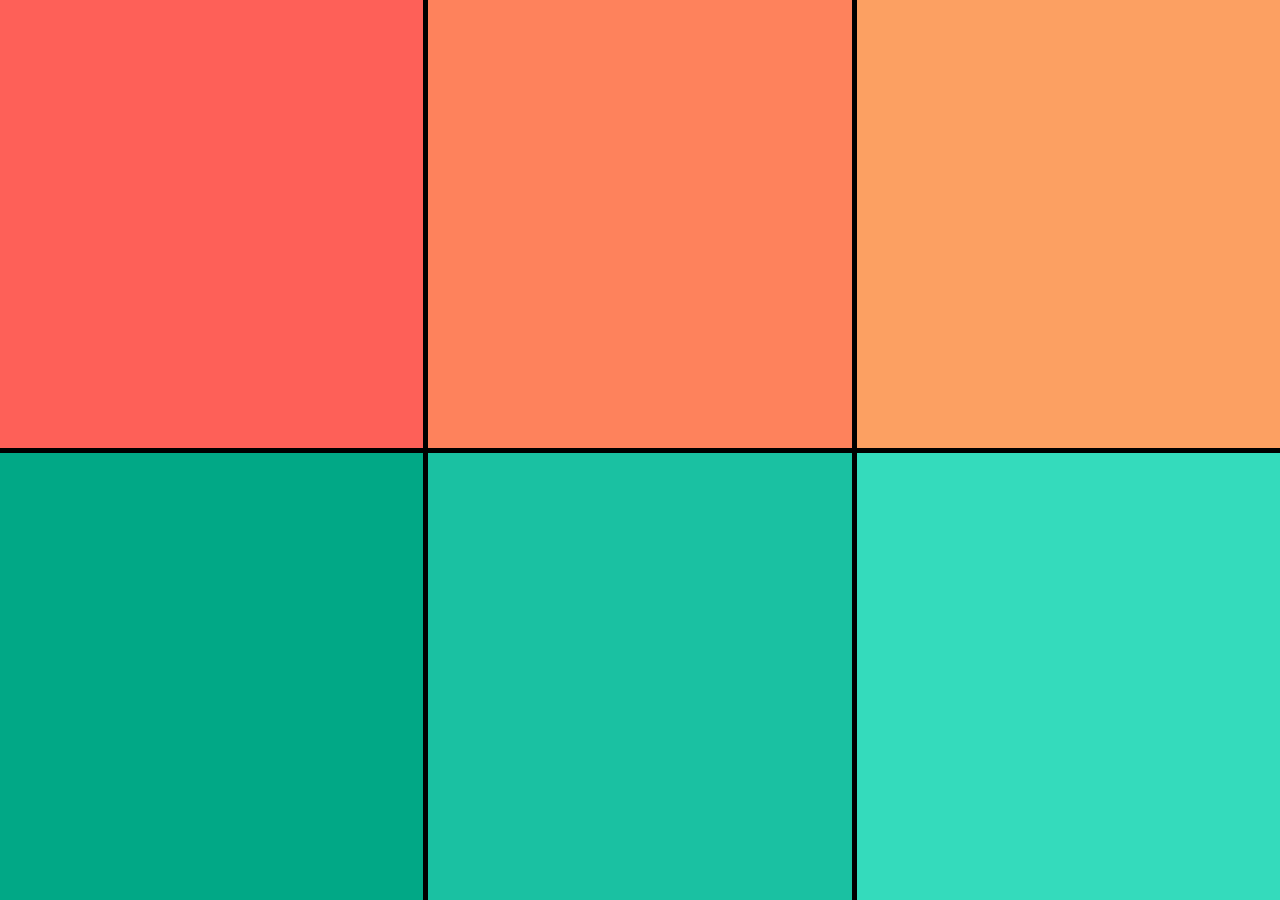
<file: Atv_Grid/Img1/index.html>
<!DOCTYPE html>
<html lang="pt-br">
  <head>
    <meta charset="UTF-8" />
    <meta name="viewport" content="width=device-width, initial-scale=1.0" />
    <link rel="stylesheet" href="style.css" />
    <title>Img 1</title>
  </head>
  <body>
    <section id="cards">
      <div class="card"></div>
      <div class="card"></div>
      <div class="card"></div>
      <div class="card"></div>
      <div class="card"></div>
      <div class="card"></div>
    </section>
  </body>
</html>
</file>
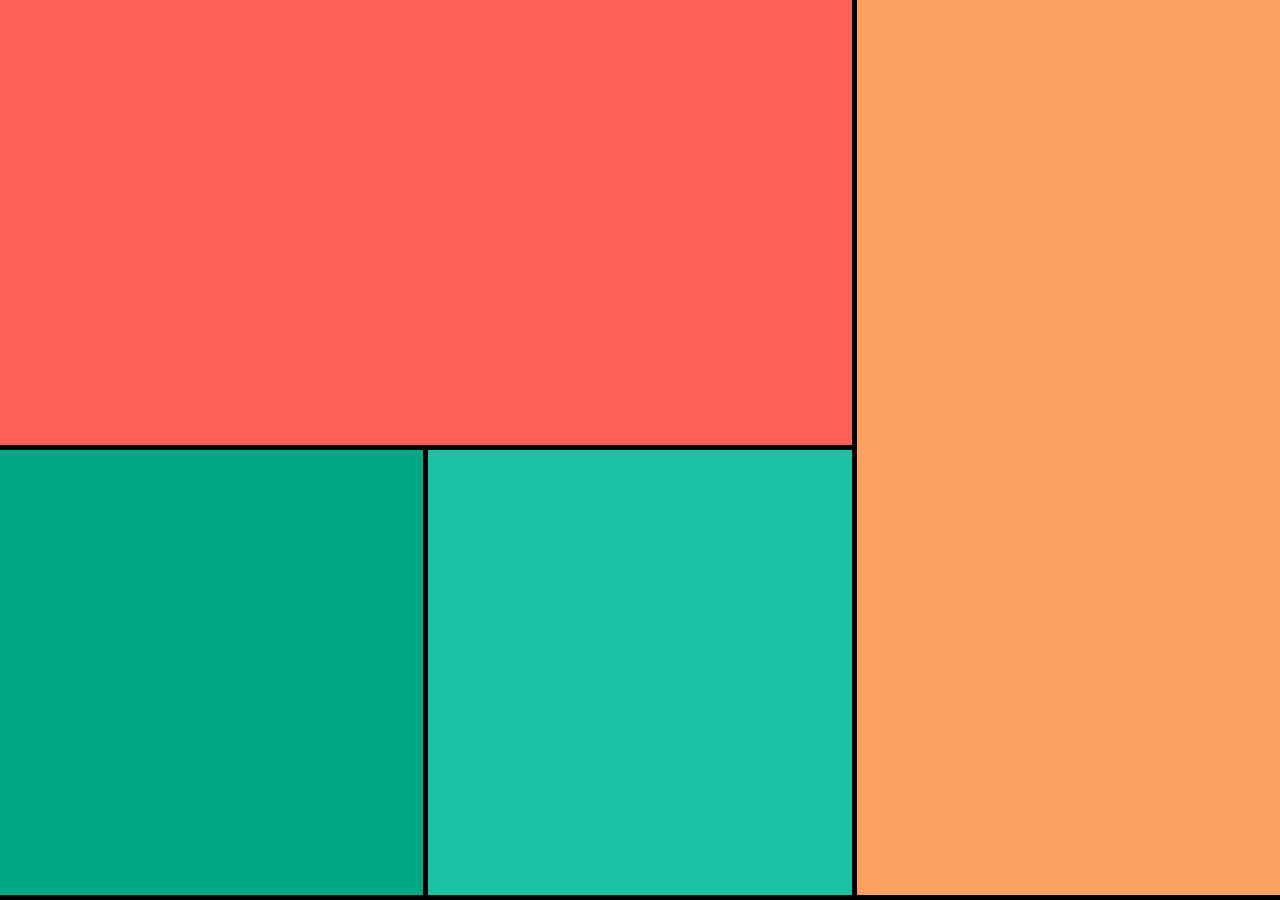
<file: Atv_Grid/Img2/index.html>
<!DOCTYPE html>
<html lang="pt-br">
<head>
    <meta charset="UTF-8">
    <meta name="viewport" content="width=device-width, initial-scale=1.0">
    <link rel="stylesheet" href="style.css">
    <title>Img 2</title>
</head>
<body>
    <header></header>
    <p id="p1"></p>
    <p id="p2"></p>
    <main></main>
    <footer></footer>
</body>
</html>
</file>
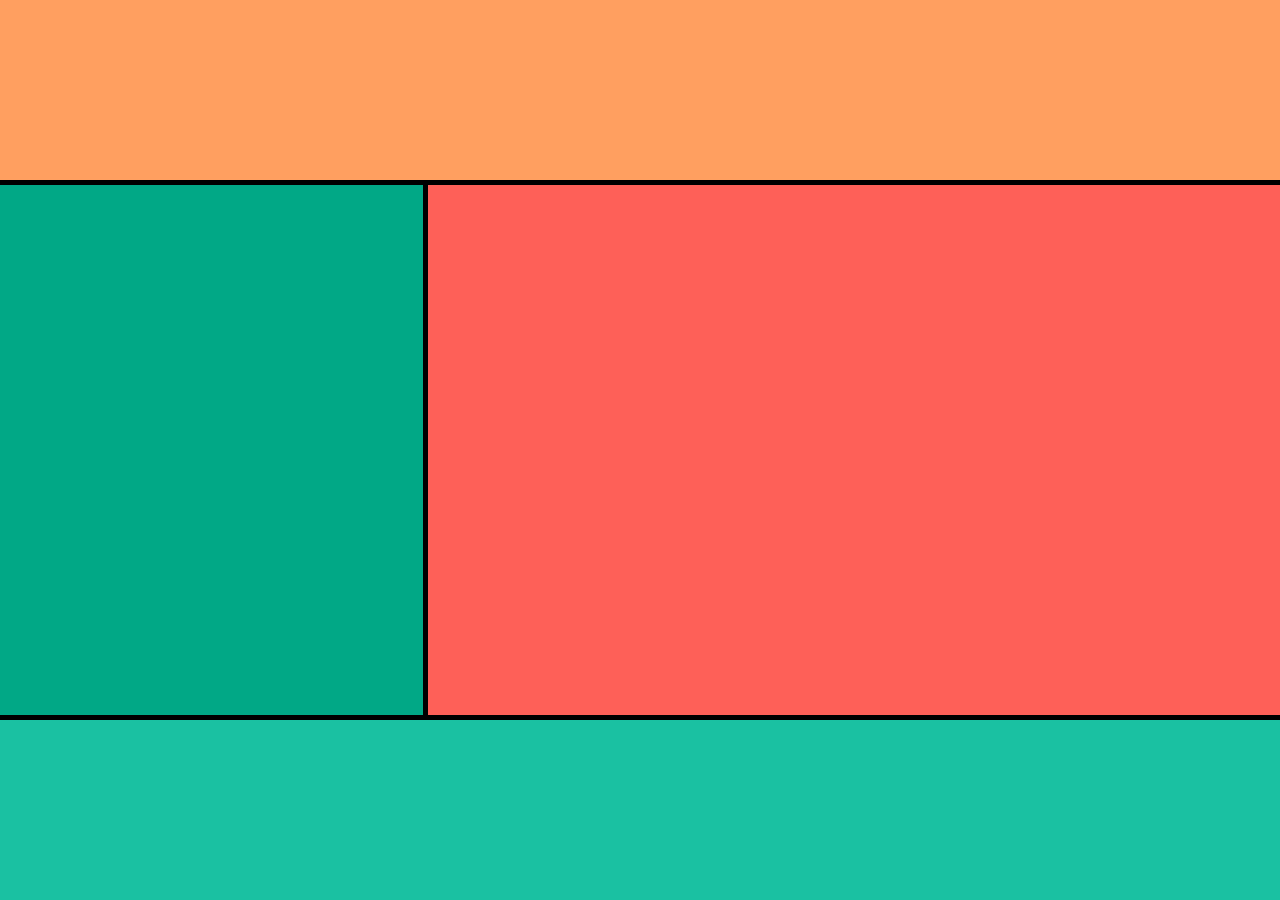
<file: Atv_Grid/Img3/index.html>
<!DOCTYPE html>
<html lang="en">
<head>
    <meta charset="UTF-8">
    <meta name="viewport" content="width=device-width, initial-scale=1.0">
    <link rel="stylesheet" href="style.css">
    <title>Img 3</title>
</head>
<body>
    <header></header>
    <p id="p1"></p>
    <main></main>
    <footer></footer>
</body>
</html>
</file>
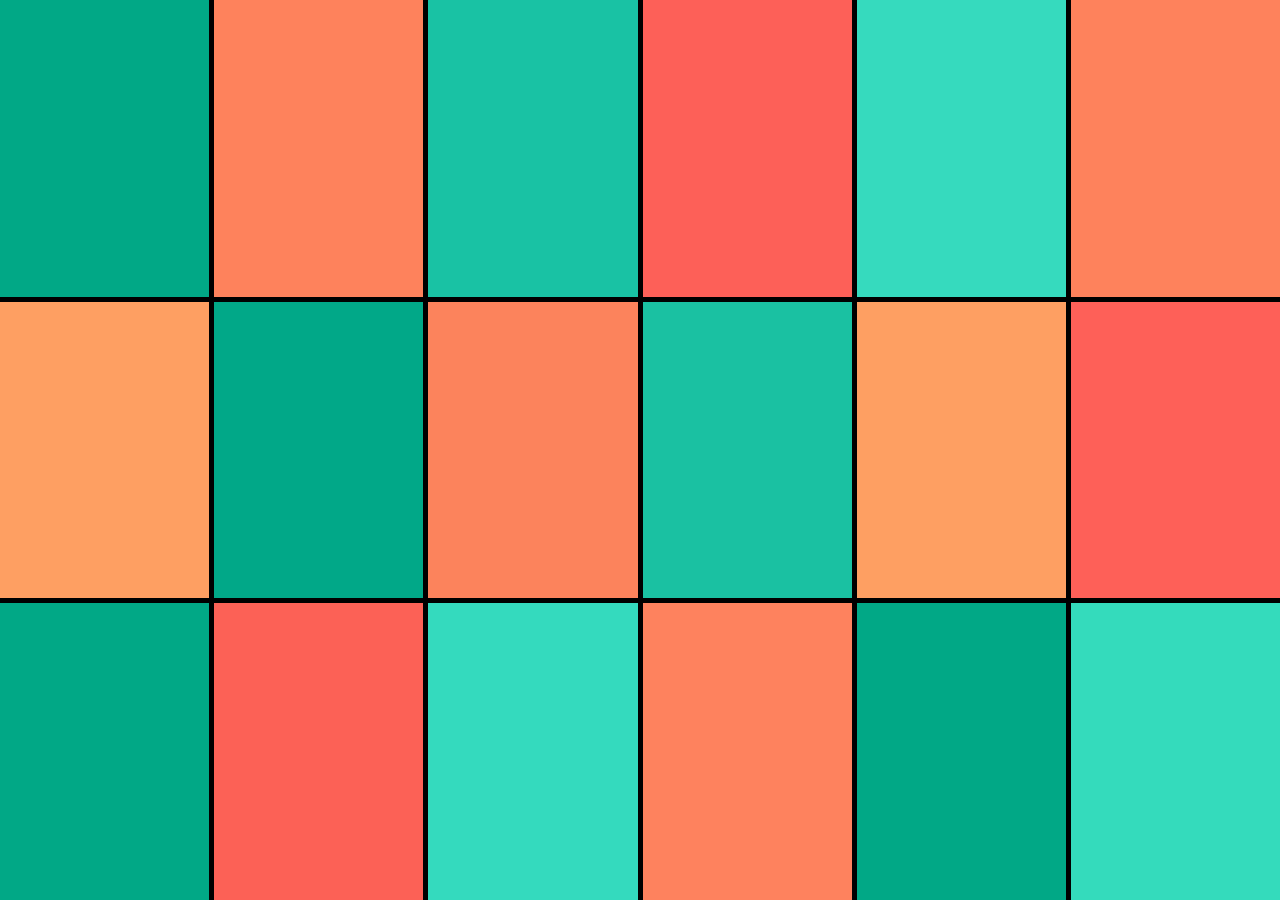
<file: Atv_Grid/Img5/index.html>
<!DOCTYPE html>
<html lang="en">
  <head>
    <meta charset="UTF-8" />
    <meta name="viewport" content="width=device-width, initial-scale=1.0" />
    <link rel="stylesheet" href="style.css" />
    <title>Img 5</title>
  </head>
  <body>
    <div id="cards">
      <div class="card"></div>
      <div class="card"></div>
      <div class="card"></div>
      <div class="card"></div>
      <div class="card"></div>
      <div class="card"></div>
      <div class="card"></div>
      <div class="card"></div>
      <div class="card"></div>
      <div class="card"></div>
      <div class="card"></div>
      <div class="card"></div>
      <div class="card"></div>
      <div class="card"></div>
      <div class="card"></div>
      <div class="card"></div>
      <div class="card"></div>
      <div class="card"></div>
    </div>
  </body>
</html>
</file>
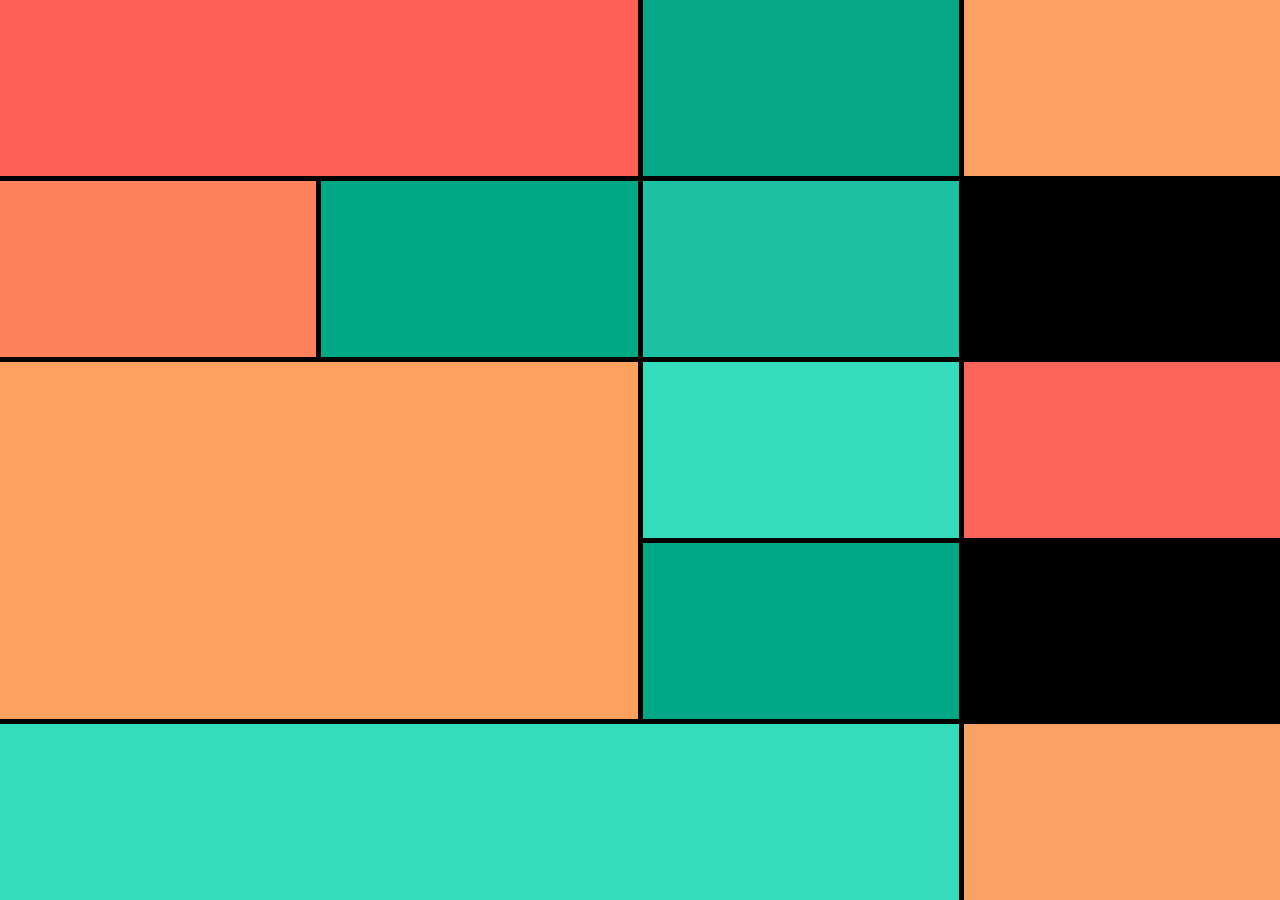
<file: Atv_Grid/Img6/index.html>
<!DOCTYPE html>
<html lang="pt-br">
  <head>
    <meta charset="UTF-8" />
    <meta name="viewport" content="width=device-width, initial-scale=1.0" />
    <link rel="stylesheet" href="style.css" />
    <title>Img 6</title>
  </head>
  <body>
    <header></header>
    <main></main>
    <p id="p1"></p>
    <p id="p2"></p>
    <p id="p3"></p>
    <p id="p4"></p>
    <p id="p5"></p>
    <p id="p6"></p>
    <p id="p7"></p>
    <p id="p8"></p>
    <p id="p9"></p>
    <p id="p10"></p>
    <p id="p11"></p>
    <footer></footer>
  </body>
</html>
</file>
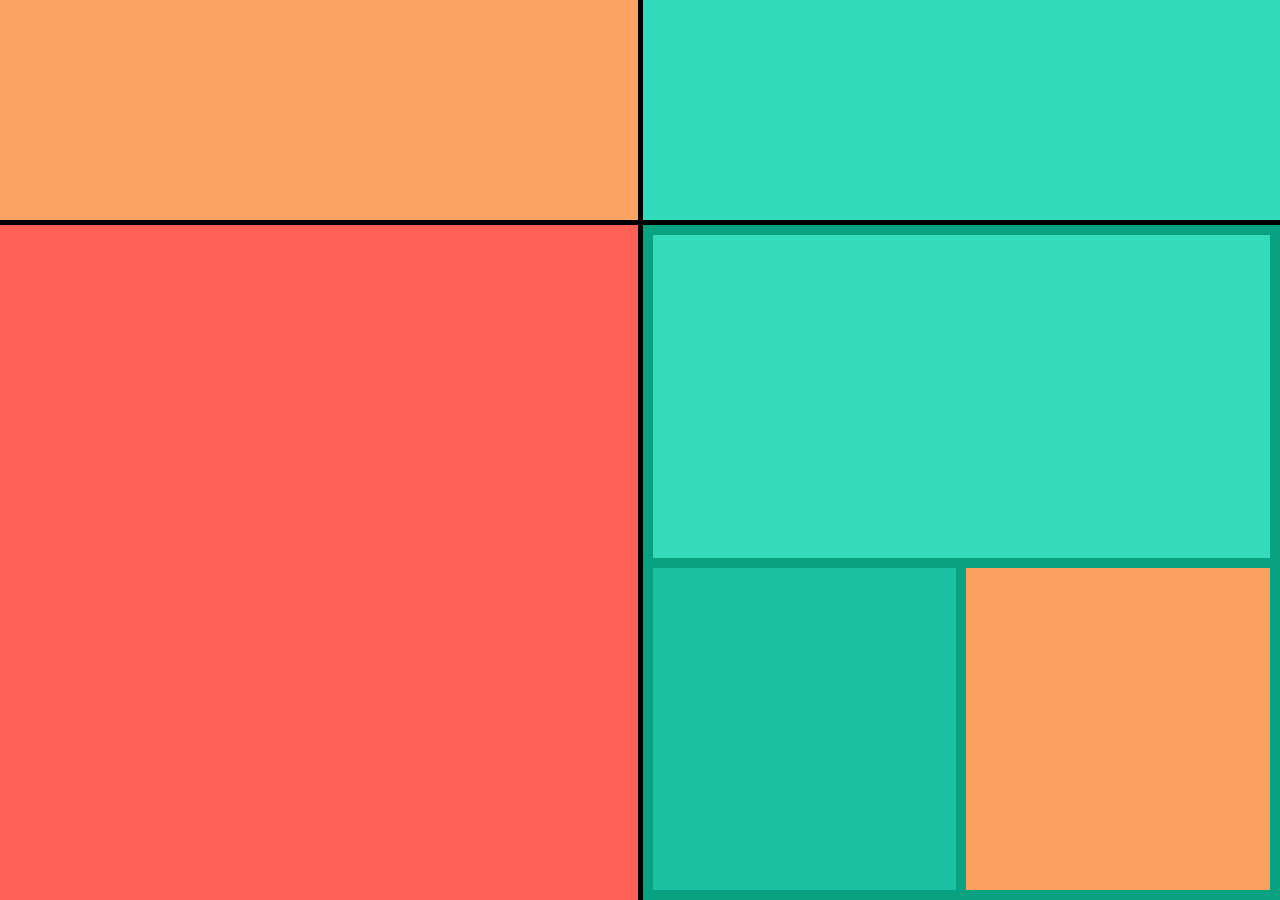
<file: Atv_Grid/Img7/index.html>
<!DOCTYPE html>
<html lang="pt-bt">
<head>
    <meta charset="UTF-8">
    <meta name="viewport" content="width=device-width, initial-scale=1.0">
    <link rel="stylesheet" href="style.css">
    <title>Img 7</title>
</head>
<body>
    <header></header>
    <main></main>
    <p></p>
    <article>
        <header id="h"></header>
        <p id="p1"></p>
        <p id="p2"></p>
    </article>
</body>
</html>
</file>
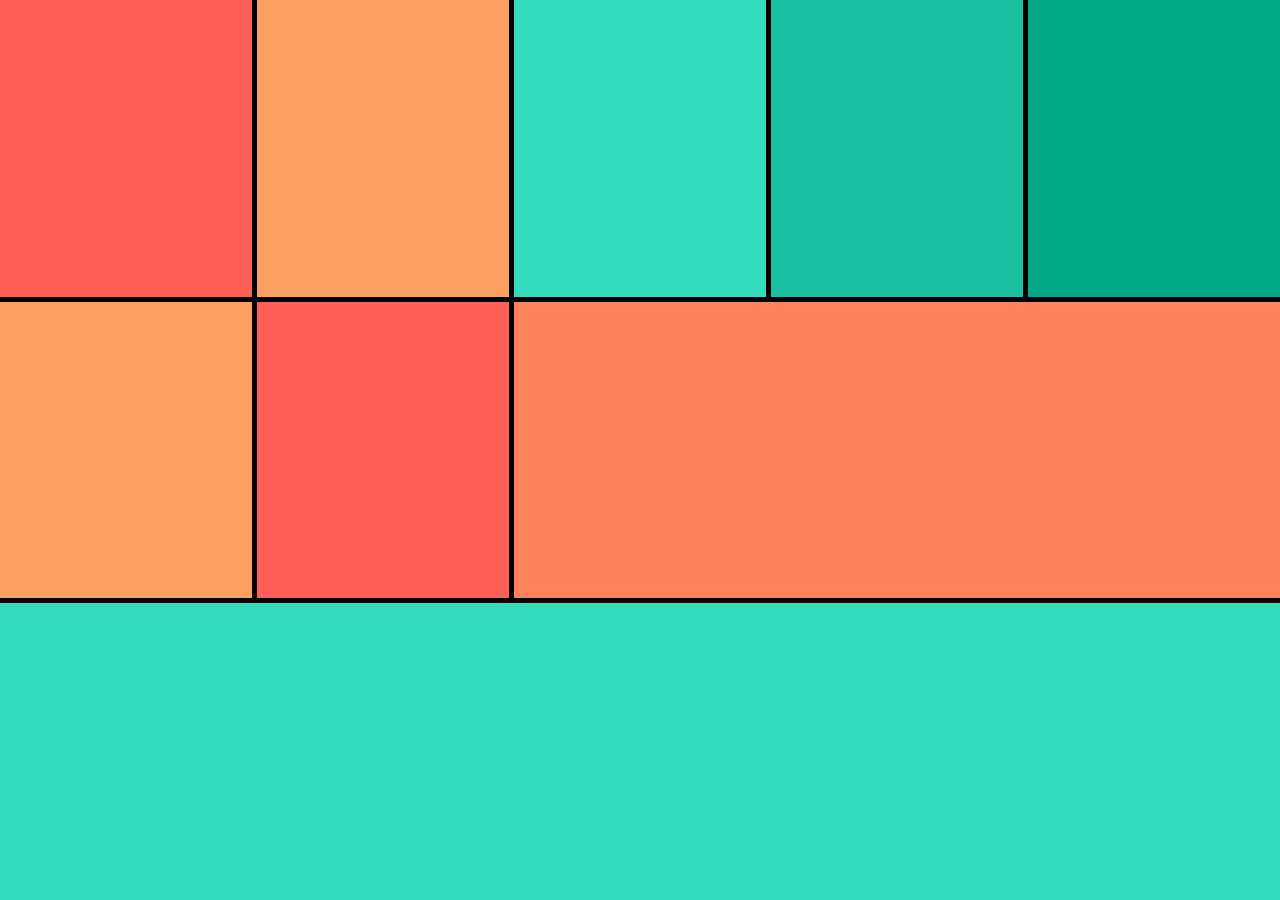
<file: Atv_Grid/Img8/index.html>
<!DOCTYPE html>
<html lang="pt-br">
  <head>
    <meta charset="UTF-8" />
    <meta name="viewport" content="width=device-width, initial-scale=1.0" />
    <link rel="stylesheet" href="style.css" />
    <title>Img 8</title>
  </head>
  <body>
    <div class="card"></div>
    <div class="card"></div>
    <div class="card"></div>
    <div class="card"></div>
    <div class="card"></div>
    <div class="card"></div>
    <div class="card"></div>
    <article></article>
    <footer></footer>
  </body>
</html>
</file>
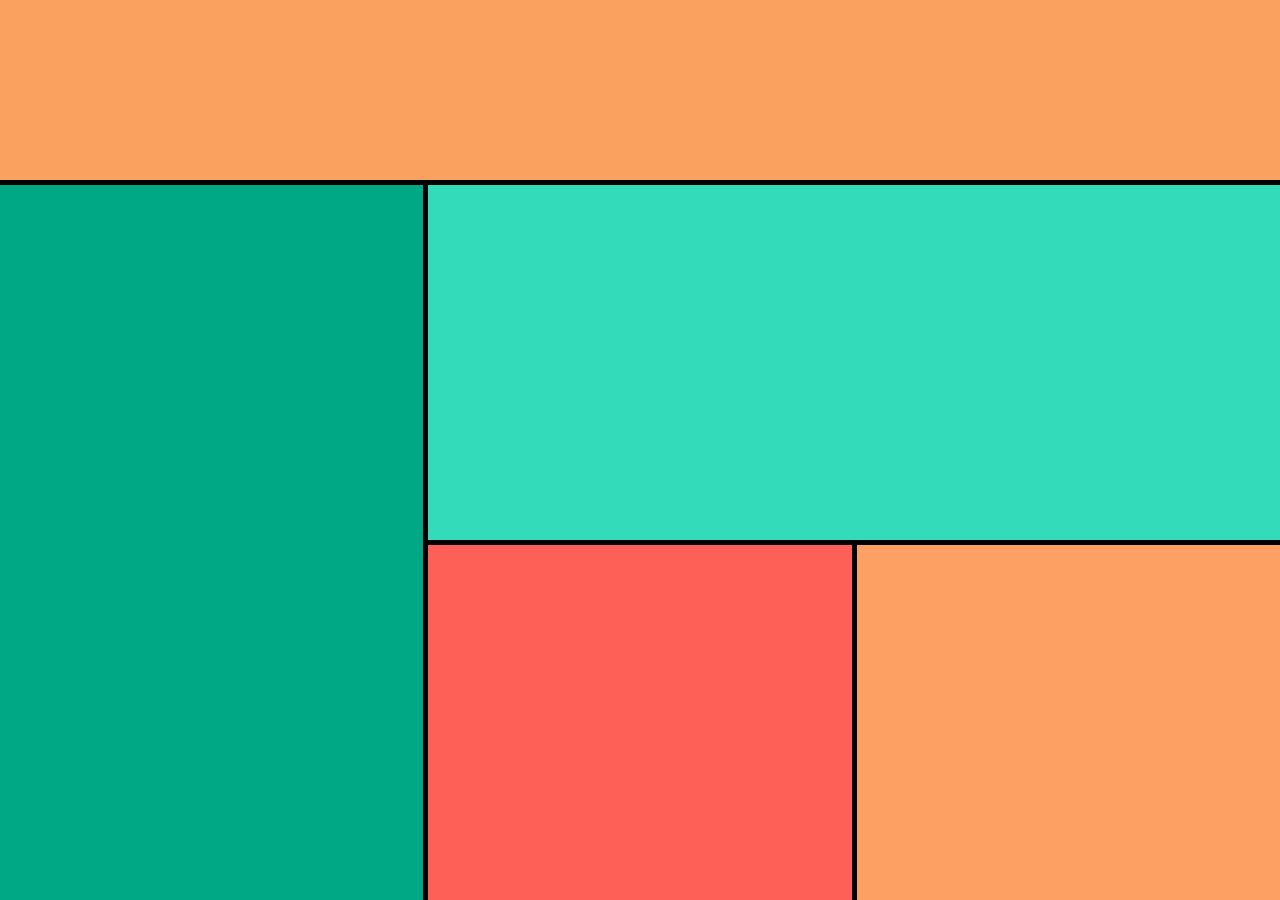
<file: Atv_Grid/Img9/index.html>
<!DOCTYPE html>
<html lang="pt-br">
  <head>
    <meta charset="UTF-8" />
    <meta name="viewport" content="width=device-width, initial-scale=1.0" />
    <link rel="stylesheet" href="style.css" />
    <title>Img 9</title>
  </head>
  <body>
    <header></header>
    <article></article>
    <p id="p1"></p>
    <p id="p2"></p>
    <p id="p3"></p>
  </body>
</html>
</file>
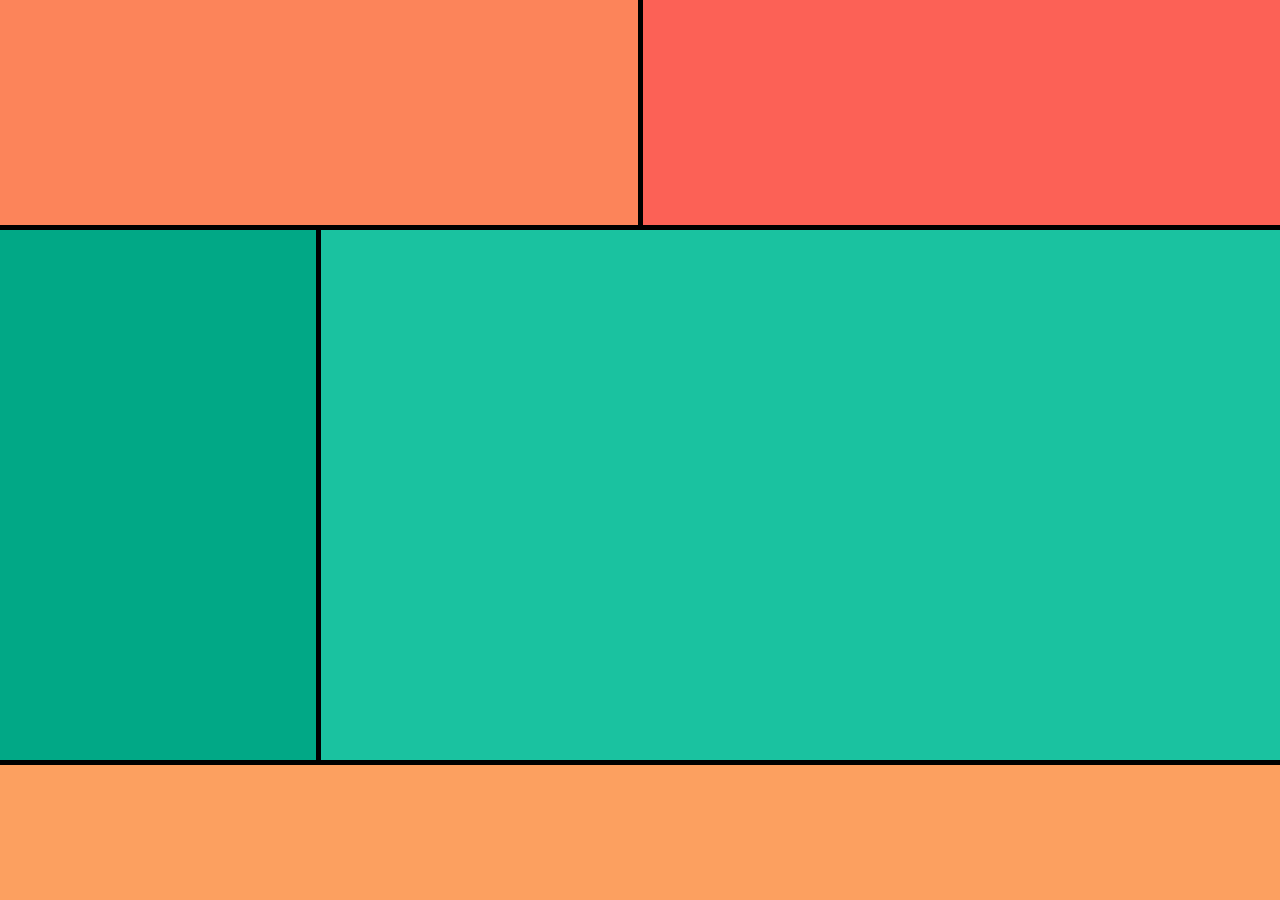
<file: Atv_Grid/Img4/inderx.html>
<!DOCTYPE html>
<html lang="pt-br">
  <head>
    <meta charset="UTF-8" />
    <meta name="viewport" content="width=device-width, initial-scale=1.0" />
    <link rel="stylesheet" href="styles/style4.css" />
    <title>Img 4</title>
  </head>
  <body>
    <!-- <header></header>
    <article></article>
    <section class="text1"><h1></h1></section>
    <section class="text2"></section>
    <main></main>
    <footer></footer> -->

    <section class="cards">
      <div class="card"></div>
      <div class="card"></div>
      <div class="card"></div>
      <div class="card"></div>
      <div class="card"></div>
    </section>
  </body>
</html>
</file>
<file: Atv_Grid/Img1/style.css>
* {
  box-sizing: border-box;
  padding: 0%;
  margin: 0%;
}

body {
  /* Definido a cor de fundo */
  background-color: black;
  /* Definido a altura */
  height: 100vh;
}

#cards {
  height: 100%;
  gap: 5px;
  /* display grid permite usar suas funcionalidades */
  display: grid;
  /* Templete colums define as colunas */
  grid-template-columns: repeat(3, 1fr);
  /* template rows define as linhas */
  grid-template-rows: repeat(2, 1fr);
}

/* Aqui define cada div e sua cor */
#cards .card:nth-child(1) {
  background-color: #fe6058;
  grid-column: 0/1;
}

#cards .card:nth-child(2) {
  background-color: #fe825c;
  grid-column: 2/2;
}

#cards .card:nth-child(3) {
  background-color: #fca062;
  grid-column: 3/4;
}

#cards .card:nth-child(4) {
  background-color: #01a886;
  grid-column: 0/1;
}

#cards .card:nth-child(5) {
  background-color: #1ac1a2;
  grid-column: 2/3;
}

#cards .card:nth-child(6) {
  background-color: #34dbbc;
  grid-column: 3/4;
}

/* Responsividade e sua configurações */
@media (max-width: 500px) {
  #cards {
    grid-template-columns: repeat(2, 1fr);
    grid-template-rows: repeat(3, 1fr);
  }

  #cards .card:nth-child(1) {
    background-color: #fe6058;
    grid-column: 1/2;
  }

  #cards .card:nth-child(2) {
    background-color: #fe825c;
    grid-column: 2/3;
  }

  #cards .card:nth-child(3) {
    background-color: #fca062;
    grid-column: 1/2;
  }

  #cards .card:nth-child(4) {
    background-color: #01a886;
    grid-column: 2/3;
  }

  #cards .card:nth-child(5) {
    background-color: #1ac1a2;
    grid-column: 1/2;
  }

  #cards .card:nth-child(6) {
    background-color: #34dbbc;
    grid-column: 2/3;
  }
}
</file>
<file: Atv_Grid/Img2/style.css>
* {
  box-sizing: border-box;
  padding: 0%;
  margin: 0%;
}

body {
  height: 100vh;
  background-color: black;

  display: grid;
  grid-template-columns: repeat(3, 1fr);
  grid-template-rows: repeat(2, 1fr);
  grid-template-areas:
    "header header main"
    "p1 p2 main";

  gap: 5px;
}

header {
  background-color: #fe6058;
  grid-area: header;
}

#p1 {
  background-color: #01a886;
  grid-area: p1;
}

#p2 {
  background-color: #1ac1a2;
  grid-area: p2;
}

main {
  background-color: #fca062;
  grid-area: main;
}

@media (max-width: 500px) {
  body {
    grid-template-columns: repeat(2, 1fr);
    grid-template-rows: repeat(3, 1fr);
    grid-template-areas: 
    "header header"
    "main main"
    "p1 p2";
  }
}
</file>
<file: Atv_Grid/Img3/style.css>
* {
    box-sizing: border-box;
    margin: 0%;
    padding: 0%;
}

body {
    height: 100vh;
    background-color: black;
    gap: 5px;

    display: grid;
    grid-template-columns: repeat(3, 1fr);
    grid-template-rows: 20% auto 20%;
    grid-template-areas: 
    "header header header"
    "p1 main main"
    "footer footer footer";
}

header {
    background-color: #FF9F60;
    grid-area: header;
}

#p1 {
    background-color: #01A886;
    grid-area: p1;
}

main {
    background-color: #FE6058;
    grid-area: main;
}

footer {
    background-color: #1AC1A2;
    grid-area: footer;
}

@media (max-width: 500px) {
    body {
        grid-template-columns: 1fr;
        grid-template-rows: 15% 25% auto 15%;
        grid-template-areas: 
        "header"
        "main"
        "p1"
        "footer";
    }
}
</file>
<file: Atv_Grid/Img5/style.css>
* {
  box-sizing: border-box;
  margin: 0%;
  padding: 0%;
}

body {
  height: 100vh;
  background-color: black;
  gap: 5px;
}

#cards {
  height: 100vh;
  display: grid;
  gap: 5px;
  grid-template-columns: repeat(6, 1fr);
  grid-template-rows: repeat(3, 1fr);
}

#cards .card:nth-child(1) {
  background-color: #01A886;
}

#cards .card:nth-child(2) {
  background-color: #FE825C;
}

#cards .card:nth-child(3) {
  background-color: #19C2A4;
}

#cards .card:nth-child(4) {
  background-color: #FD6058;
}

#cards .card:nth-child(5) {
  background-color: #36DABE;
}

#cards .card:nth-child(6) {
  background-color: #FE825C;
}

#cards .card:nth-child(7) {
  background-color: #FE9F62;
}

#cards .card:nth-child(8) {
  background-color: #01A888;
}

#cards .card:nth-child(9) {
  background-color: #FC835C;
}

#cards .card:nth-child(10) {
  background-color: #1AC1A2;
}

#cards .card:nth-child(11) {
  background-color: #FE9F62;
}

#cards .card:nth-child(12) {
  background-color: #FE6058;
}

#cards .card:nth-child(13) {
  background-color: #01A886;
}

#cards .card:nth-child(14) {
  background-color: #FC6156;
}

#cards .card:nth-child(15) {
  background-color: #34DABE;
}

#cards .card:nth-child(16) {
  background-color: #FE825E;
}

#cards .card:nth-child(17) {
  background-color: #01A886;
}

#cards .card:nth-child(18) {
  background-color: #34DBBC;
}

@media (max-width: 520px) {
  #cards {
    grid-template-columns: repeat(3, 1fr);
    grid-template-rows: auto;
  }
}
</file>
<file: Atv_Grid/Img6/style.css>
* {
  box-sizing: border-box;
  padding: 0%;
  margin: 0%;
}

body {
  height: 100vh;
  background-color: black;

  display: grid;
  grid-template-columns: repeat(4, 1fr);
  grid-template-rows: repeat(5, 1fr);
  gap: 5px;

  grid-template-areas:
    "header header p1 p2 "
    "p3 p4 p5 p6"
    "main main p7 p8"
    "main main p9 p10"
    "footer footer footer p11";
}

header {
  background-color: #fe6056;
  grid-area: header;
}

main {
  background-color: #fca060;
  grid-area: main;
}

footer {
  background-color: #34dbba;
  grid-area: footer;
}

#p1 {
  background-color: #04a887;
}

#p2 {
  background-color: #fca062;
}

#p3 {
  background-color: #fe835a;
}

#p4 {
  background-color: #01a886;
}

#p5 {
  background-color: #1bc1a2;
}

#p7 {
  background-color: #34dbbc;
}

#p8 {
  background-color: #fc6359;
}

#p9 {
  background-color: #00a888;
}

#p11 {
  background-color: #f9a164;
}

@media (max-width: 500px) {
  body {
    grid-template-columns: repeat(4, 1fr);
    grid-template-rows: repeat(5, 1fr);
    grid-template-areas:
      "header header header header"
      "p1 p2 p3 main"
      "p4 p5 p6 main"
      "p7 p8 p9 main"
      "p10 p11 footer footer";
  }
}
</file>
<file: Atv_Grid/Img7/style.css>
* {
  box-sizing: border-box;
  padding: 0%;
  margin: 0%;
}

body {
  height: 100vh;
  background-color: black;
  gap: 5px;

  display: grid;
  grid-template-columns: repeat(2, 1fr);
  grid-template-rows: auto 75%;
  grid-template-areas:
    "header p"
    "main article";
}

header {
  background-color: #f9a262;
  grid-area: header;
}

main {
  background-color: #fe6058;
  grid-area: main;
}

p {
  background-color: #31daba;
  grid-area: p;
}

article {
  grid-area: article;
  padding: 10px;
  background-color: #09a281;
  gap: 10px;

  display: grid;
  grid-template-columns: repeat(2, 1fr);
  grid-template-rows: repeat(2, 1fr);
  grid-template-areas:
    "header header"
    "p1 p2";
}

#h {
  background-color: #34dbba;
}

#p1 {
  background-color: #1ac1a2;
  grid-area: p1;
}

#p2 {
  background-color: #fca062;
  grid-area: p2;
}

@media (max-width: 700px) {
  body {
    grid-template-columns: 1fr;
    grid-template-rows: 10% auto 10% auto;
    grid-template-areas:
      "header "
      "main"
      "p"
      "article";
  }

}
</file>
<file: Atv_Grid/Img8/style.css>
* {
  box-sizing: border-box;
  padding: 0%;
  margin: 0%;
}

body {
  height: 100vh;
  background-color: black;
  gap: 5px;
  display: grid;
  grid-template-columns: repeat(5, 1fr);
  grid-template-rows: repeat(3, 1fr);
}

body .card:nth-child(1) {
  background-color: #fe6058;
  grid-column: 1/2;
}

body .card:nth-child(2) {
  background-color: #fca062;
  grid-column: 2/3;
}

body .card:nth-child(3) {
  background-color: #34dbbc;
  grid-column: 3/4;
}

body .card:nth-child(4) {
  background-color: #1cc0a2;
  grid-column: 4/5;
}

body .card:nth-child(5) {
  background-color: #01a886;
  grid-column: 5/6;
}

body .card:nth-child(6) {
  background-color: #fd9f61;
  grid-column: 1/2;
}

body .card:nth-child(7) {
  background-color: #fe6058;
  grid-column: 2/3;
}

body article:nth-child(8) {
  background-color: #fe835a;
  grid-column: 3/6;
}

body footer:nth-child(9) {
  background-color: #34dbbc;
  grid-column: 1/6;
}

@media (max-width: 500px) {
  body {
    grid-template-columns: repeat(4, 1fr);
    grid-template-rows: repeat(4, 1fr);
  }

  body .card:nth-child(1) {
    background-color: #FE6058;
    grid-column: 1/2;
  }
  
  body .card:nth-child(2) {
    background-color: #FCA062;
    grid-column: 2/3;
  }
  
  body .card:nth-child(3) {
    background-color: #34DBBC;
    grid-column: 3/4;
  }
  
  body .card:nth-child(4) {
    background-color: #1CC0A2;
    grid-column: 1/2;
  }
  
  body .card:nth-child(5) {
    background-color: #01A886;
    grid-column: 2/3;
  }
  
  body .card:nth-child(6) {
    background-color: #FD9F61;
    grid-column: 3/4;
  }
  
  body .card:nth-child(7) {
    background-color: #fe6058;
    grid-column: 1/4;
  }
  
  body article:nth-child(8) {
    background-color: #FE835A;
    grid-column: 4/5;
    grid-row: 1/4;
  }
  
  body footer:nth-child(9) {
    background-color: #34DBBC;
    grid-column: 1/5;
  }
}
</file>
<file: Atv_Grid/Img9/style.css>
* {
  box-sizing: border-box;
  padding: 0%;
  margin: 0%;
}

body {
  height: 100vh;
  background-color: black;
  gap: 5px;

  display: grid;
  grid-template-columns: repeat(3, 1fr);
  grid-template-rows: 20% repeat(2, 1fr);
  grid-template-areas:
    "header header header"
    "article p1 p1"
    "article p2 p3";
}

header {
  background-color: #fba160;
  grid-area: header;
}

article {
  background-color: #01a886;
  grid-area: article;
}

#p1 {
  background-color: #34dbba;
  grid-area: p1;
}

#p2 {
  background-color: #fe6058;
  grid-area: p2;
}

#p3 {
  background-color: #fca064;
  grid-area: p3;
}

@media (max-width: 500px) {
  body {
    grid-template-columns: repeat(4, 1fr);
    grid-template-rows: repeat(5, 1fr);
    grid-template-areas:
      "header header header header"
      "article article article article"
      "article article article article"
      "p1 p1 p1 p1"
      "p2 p2 p3 p3";
  }
}
</file>
<file: Atv_Grid/Img4/styles/style4.css>
* {
  box-sizing: border-box;
  padding: 0%;
  margin: 0%;
}

body {
  height: 100vh;
  background-color: black;
}

.cards {
  width: 100%;
  height: 100%;
  gap: 5px;

  display: grid;
  grid-template: 25% auto 15% / repeat(4, 1fr);
}

.cards .card:nth-child(1) {
  background-color: #fc845a;
  grid-column: 1/3;
}

.cards .card:nth-child(2) {
  background-color: #fc6156;
  grid-column: 3/5;
}

.cards .card:nth-child(3) {
  background-color: #01a886;
  grid-column: 1/2;
}

.cards .card:nth-child(4) {
  background-color: #1ac2a0;
  grid-column: 2/5;
}

.cards .card:nth-child(5) {
  background-color: #fca060;
  grid-column: 1/5;
}

@media (max-width: 520px) {
  .cards {
    grid-template-columns: 1fr;
    grid-template-rows: 10% auto 10% auto 5%;
  }

  .cards .card:nth-child(1) {
    background-color: #fc845a;
    grid-column: 1/2;
  }

  .cards .card:nth-child(2) {
    background-color: #fc6156;
    grid-column: 1/2;
  }

  .cards .card:nth-child(3) {
    background-color: #01a886;
    grid-column: 1/2;
  }

  .cards .card:nth-child(4) {
    background-color: #1ac2a0;
    grid-column: 1/2;
  }

  .cards .card:nth-child(5) {
    background-color: #fca060;
    grid-column: 1/2;
  }
}

/* body {
  height: 100vh;
  background-color: bisque;
}

.cards {
  width: 100%;
  height: 100%;

  display: grid;
  grid-template:
    "logo logo header header" 25%
    "article main main main" auto
    "footer footer footer footer" 15%
    / 1fr 1fr 1fr 1fr;
    
    gap: 2px;
}

.cards .card:nth-child(1) {
  grid-area: logo;
  background-color: grey;
}

.cards .card:nth-child(2) {
  grid-area: header;
  background-color: grey;
}

.cards .card:nth-child(3) {
  grid-area: article;
  background-color: grey;
}

.cards .card:nth-child(4) {
  grid-area: main;
  background-color: grey;
}

.cards .card:nth-child(5) {
  grid-area: footer;
  background-color: grey;
} */
</file>
